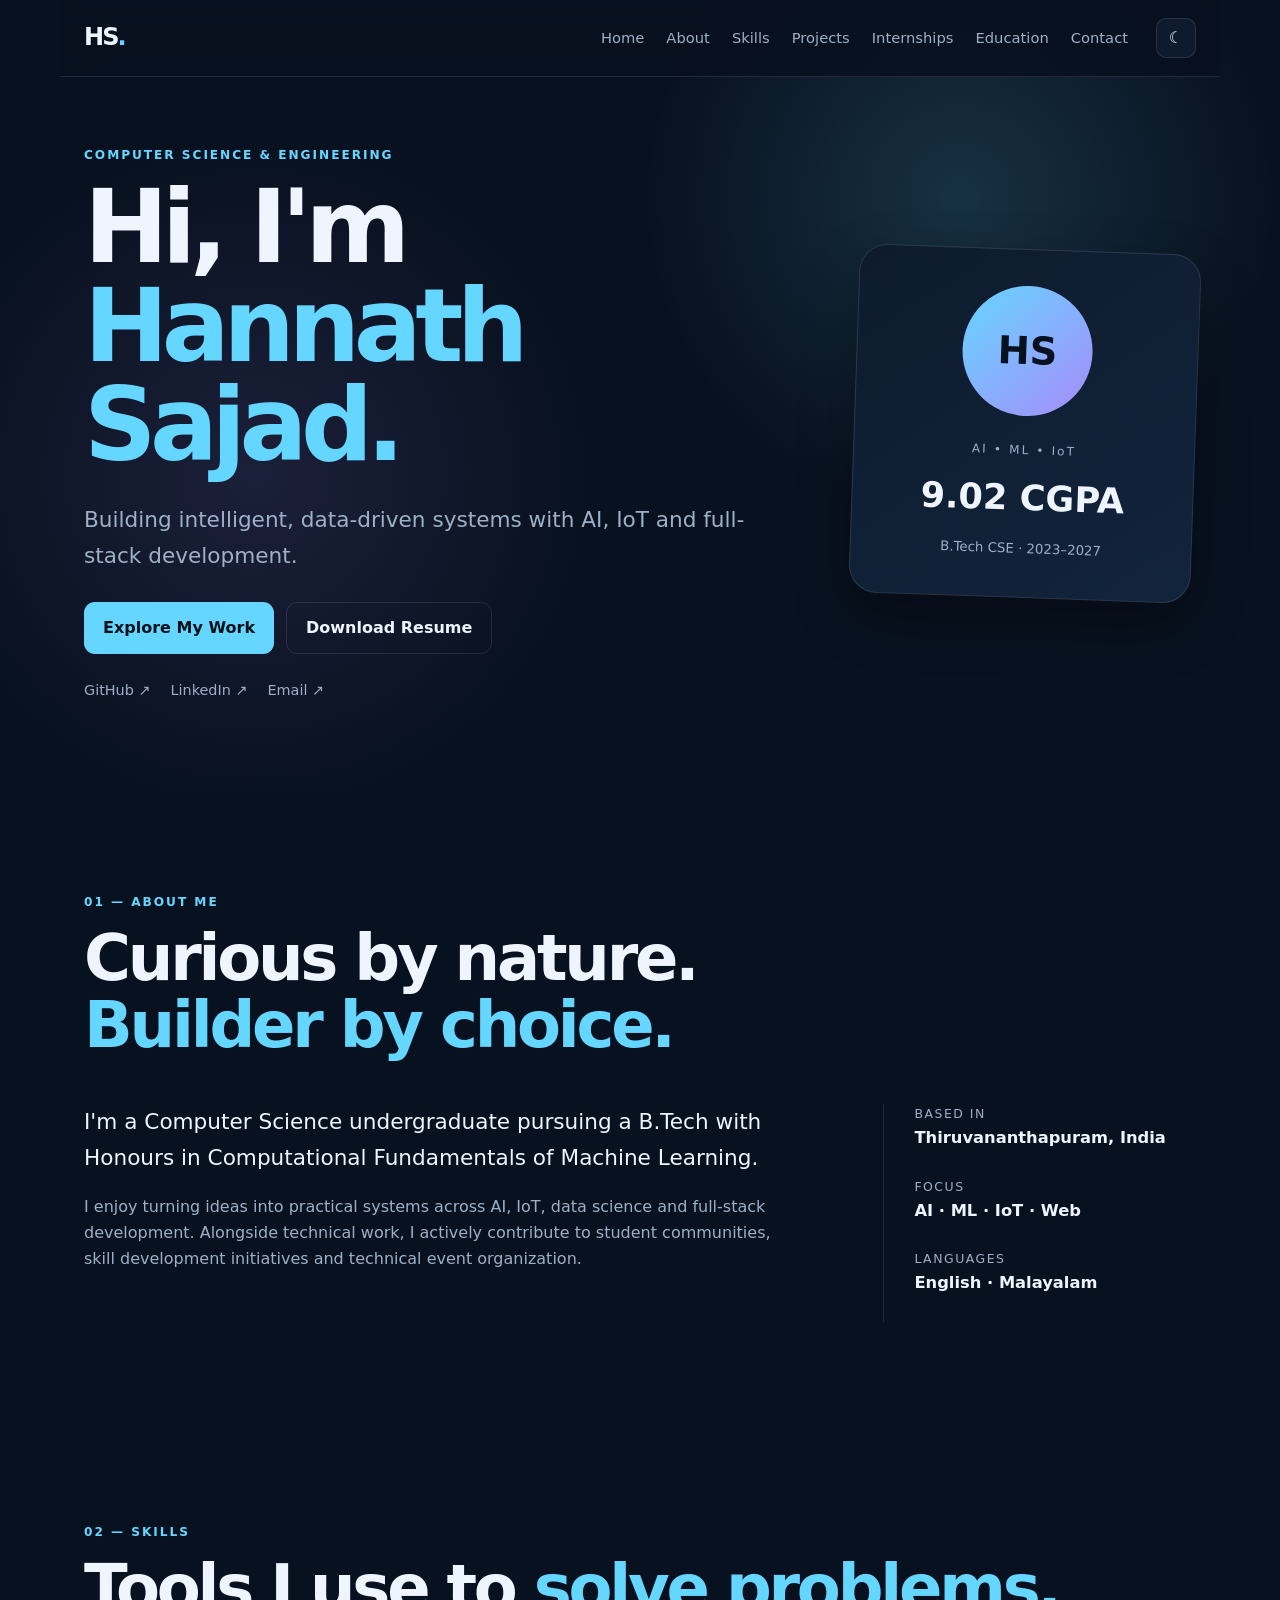
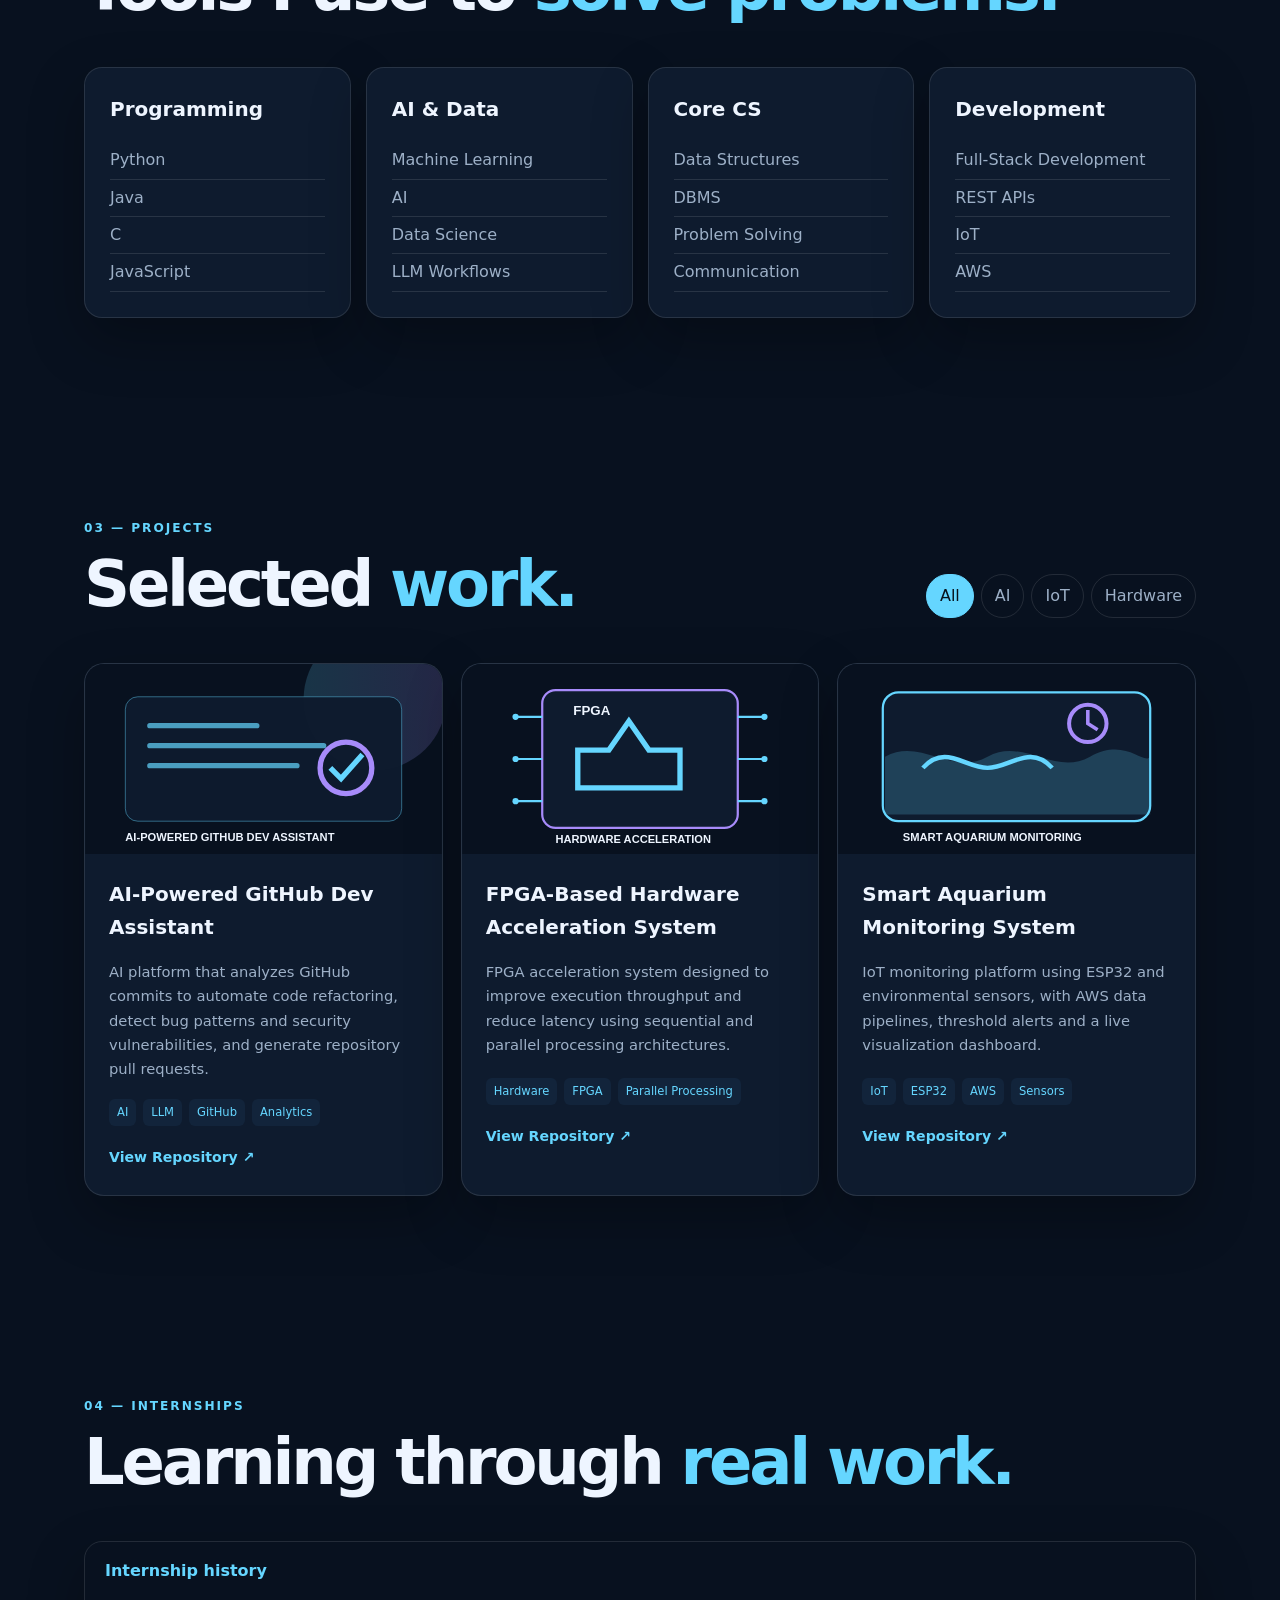
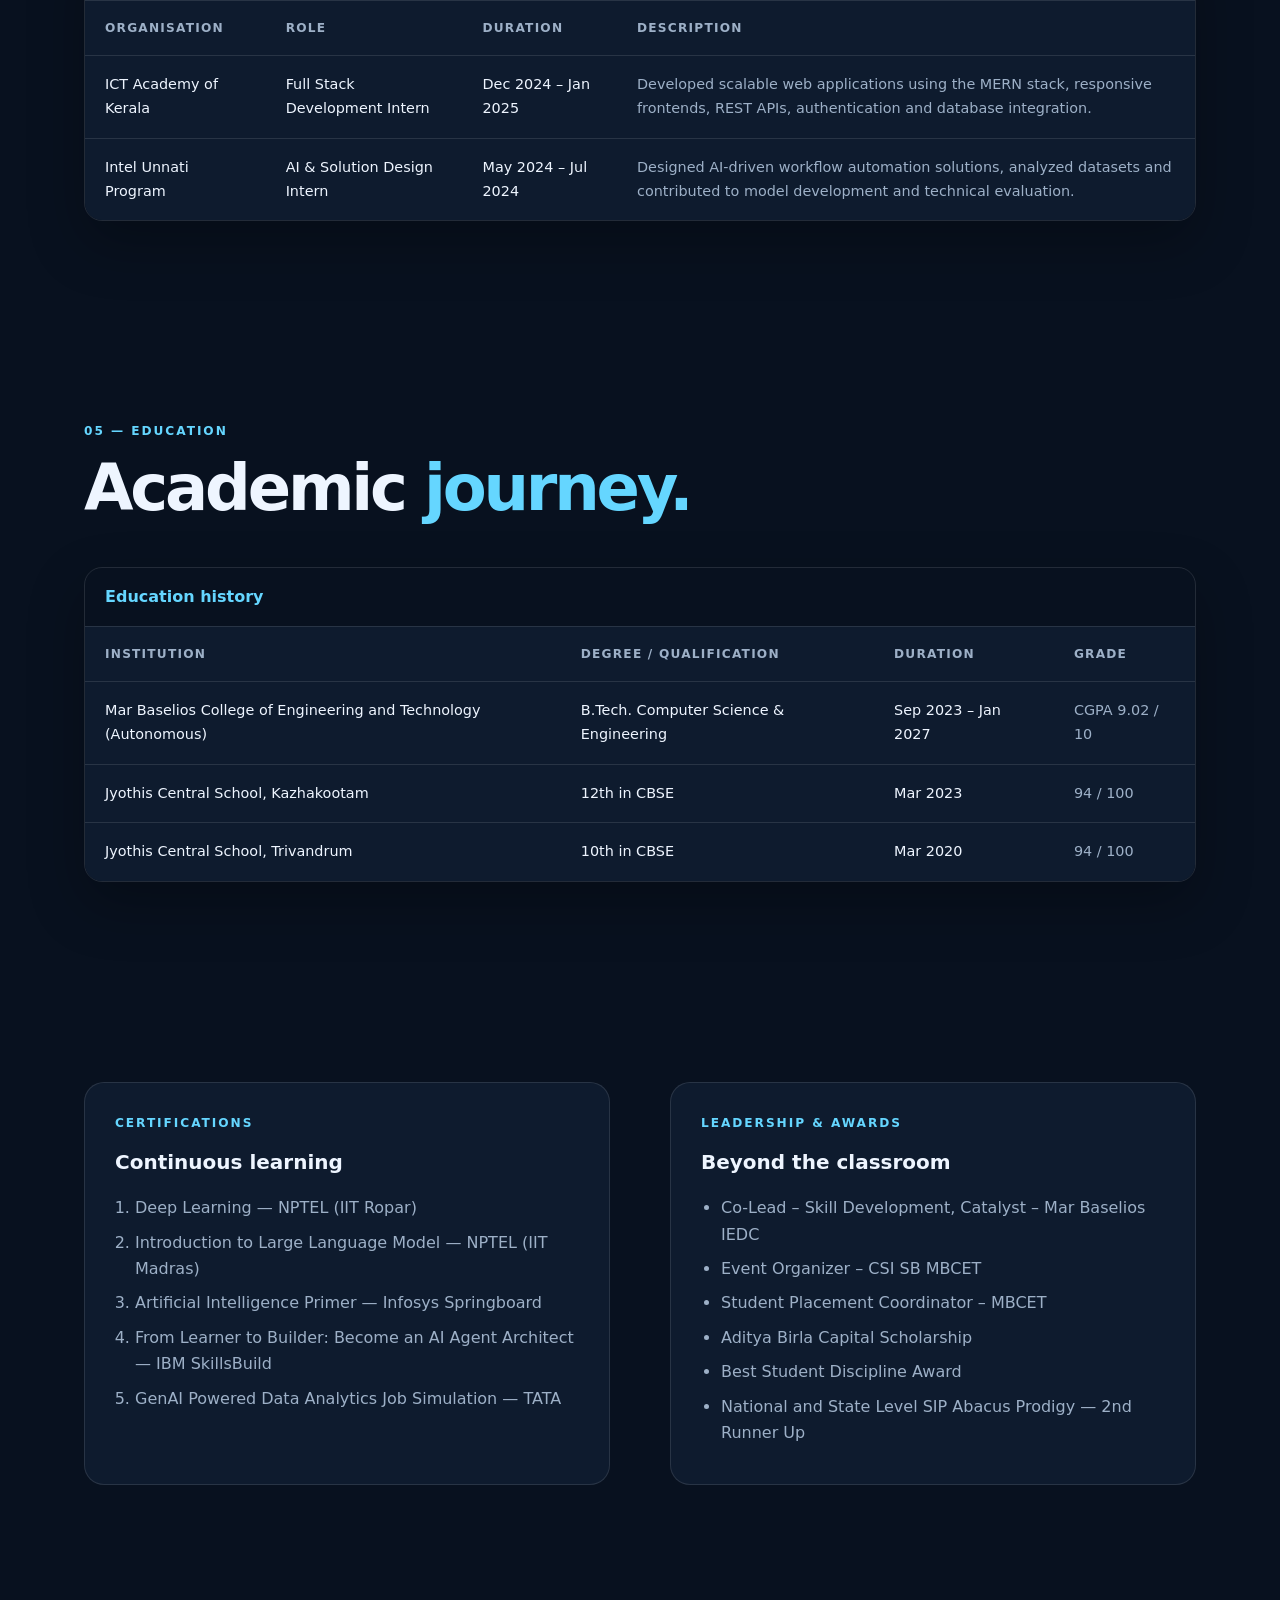
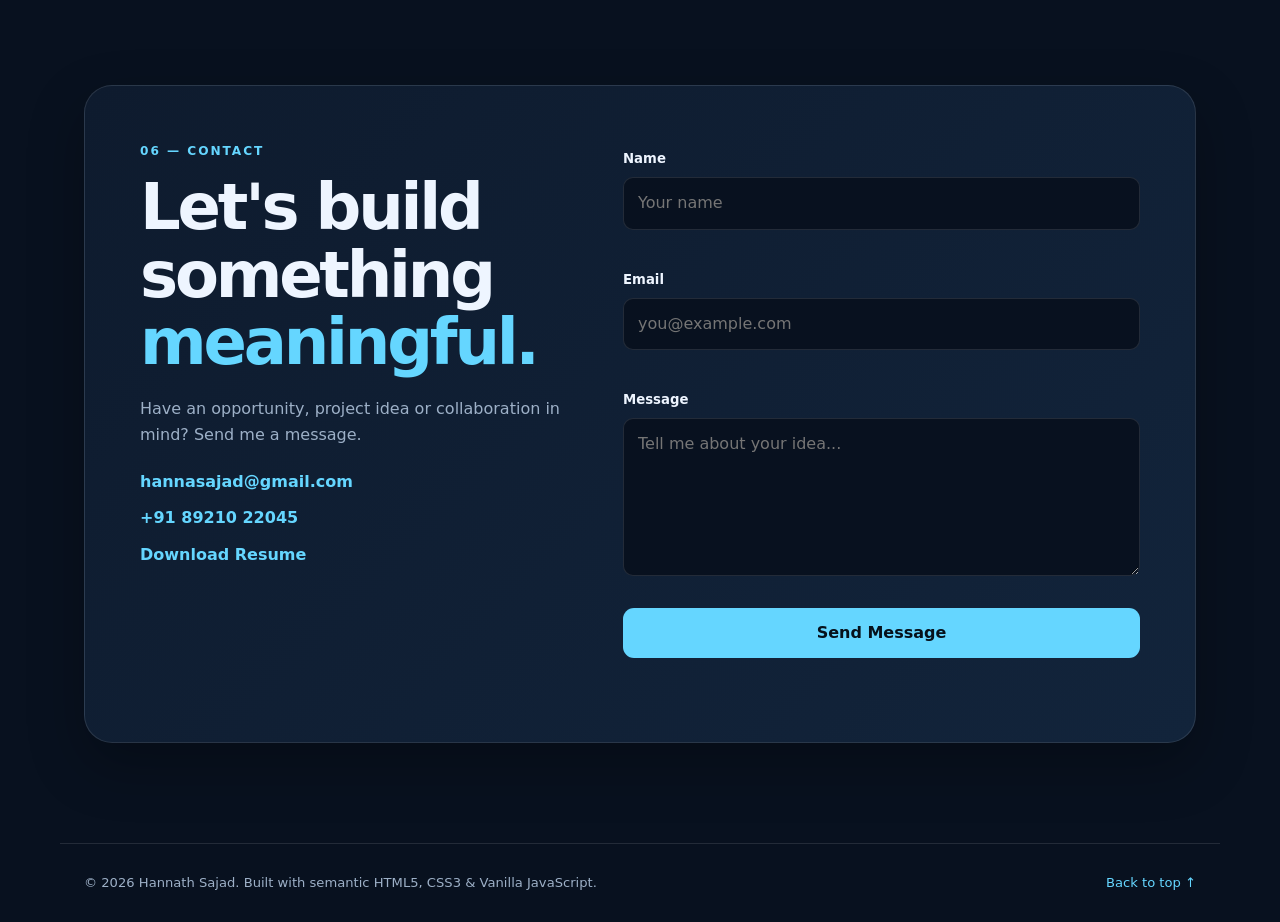
<file: index.html>
<!DOCTYPE html>
<html lang="en">
<head>
    <meta charset="UTF-8">
    <meta name="viewport" content="width=device-width, initial-scale=1.0">
    <meta name="description" content="Hannath Sajad - Computer Science Engineering portfolio">
    <title>Hannath Sajad | Portfolio</title>
    <link rel="stylesheet" href="css/style.css">
</head>
<body>
    <header class="site-header" id="home">
        <nav class="navbar" aria-label="Main navigation">
    <a class="logo" href="index.html">HS<span>.</span></a>
    <button class="nav-toggle" id="navToggle" aria-label="Toggle navigation" aria-expanded="false">
        <span></span><span></span><span></span>
    </button>
    <ul class="nav-links" id="navLinks">
        <li><a href="index.html">Home</a></li>
        <li><a href="about.html">About</a></li>
        <li><a href="skills.html">Skills</a></li>
        <li><a href="projects.html">Projects</a></li>
        <li><a href="internships.html">Internships</a></li>
        <li><a href="education.html">Education</a></li>
        <li><a href="contact.html">Contact</a></li>
    </ul>
    <button class="theme-toggle" id="themeToggle" aria-label="Switch theme">☾</button>
</nav>

        <section class="hero" aria-labelledby="hero-title">
            <div class="hero-content">
                <p class="eyebrow">COMPUTER SCIENCE &amp; ENGINEERING</p>
                <h1 id="hero-title">Hi, I'm <span>Hannath Sajad.</span></h1>
                <p class="hero-tagline">Building intelligent, data-driven systems with AI, IoT and full-stack development.</p>
                <div class="hero-actions">
                    <a class="btn btn-primary" href="projects.html">Explore My Work</a>
                    <a class="btn btn-secondary" href="HANNATH_RESUME.pdf" download>Download Resume</a>
                </div>
                <div class="quick-links">
                    <a href="https://github.com/HannathSajad" target="_blank" rel="noopener">GitHub ↗</a>
                    <a href="https://www.linkedin.com/in/hannath-sajad-499726296" target="_blank" rel="noopener">LinkedIn ↗</a>
                    <a href="mailto:hannasajad@gmail.com">Email ↗</a>
                </div>
            </div>
            <aside class="hero-card" aria-label="Profile highlights">
                <div class="profile-mark">HS</div>
                <p>AI • ML • IoT</p>
                <strong>9.02 CGPA</strong>
                <small>B.Tech CSE · 2023–2027</small>
            </aside>
        </section>
    </header>

    <main>
        <section class="section about" id="about">
            <div class="section-heading">
                <p class="eyebrow">01 — ABOUT ME</p>
                <h2>Curious by nature.<br><span>Builder by choice.</span></h2>
            </div>
            <div class="about-grid">
                <article>
                    <p class="lead">I'm a Computer Science undergraduate pursuing a B.Tech with Honours in Computational Fundamentals of Machine Learning.</p>
                    <p>I enjoy turning ideas into practical systems across AI, IoT, data science and full-stack development. Alongside technical work, I actively contribute to student communities, skill development initiatives and technical event organization.</p>
                </article>
                <aside class="fact-panel">
                    <div><span>Based in</span><strong>Thiruvananthapuram, India</strong></div>
                    <div><span>Focus</span><strong>AI · ML · IoT · Web</strong></div>
                    <div><span>Languages</span><strong>English · Malayalam</strong></div>
                </aside>
            </div>
        </section>

        <section class="section" id="skills">
            <div class="section-heading">
                <p class="eyebrow">02 — SKILLS</p>
                <h2>Tools I use to <span>solve problems.</span></h2>
            </div>
            <div class="skills-grid">
                <article class="skill-box">
                    <h3>Programming</h3>
                    <ul>
                        <li>Python</li><li>Java</li><li>C</li><li>JavaScript</li>
                    </ul>
                </article>
                <article class="skill-box">
                    <h3>AI &amp; Data</h3>
                    <ul>
                        <li>Machine Learning</li><li>AI</li><li>Data Science</li><li>LLM Workflows</li>
                    </ul>
                </article>
                <article class="skill-box">
                    <h3>Core CS</h3>
                    <ul>
                        <li>Data Structures</li><li>DBMS</li><li>Problem Solving</li><li>Communication</li>
                    </ul>
                </article>
                <article class="skill-box">
                    <h3>Development</h3>
                    <ul>
                        <li>Full-Stack Development</li><li>REST APIs</li><li>IoT</li><li>AWS</li>
                    </ul>
                </article>
            </div>
        </section>

        <section class="section projects-section" id="projects">
            <div class="section-heading heading-row">
                <div>
                    <p class="eyebrow">03 — PROJECTS</p>
                    <h2>Selected <span>work.</span></h2>
                </div>
                <div class="filter-wrap" aria-label="Project filters">
                    <button class="filter-btn active" data-filter="All">All</button>
                    <button class="filter-btn" data-filter="AI">AI</button>
                    <button class="filter-btn" data-filter="IoT">IoT</button>
                    <button class="filter-btn" data-filter="Hardware">Hardware</button>
                </div>
            </div>
            <div class="project-grid" id="projectGrid" aria-live="polite"></div>
        </section>

        <section class="section" id="experience">
            <div class="section-heading">
                <p class="eyebrow">04 — INTERNSHIPS</p>
                <h2>Learning through <span>real work.</span></h2>
            </div>
            <div class="table-wrap">
                <table>
                    <caption>Internship history</caption>
                    <thead>
                        <tr><th>Organisation</th><th>Role</th><th>Duration</th><th>Description</th></tr>
                    </thead>
                    <tbody>
                        <tr>
                            <td>ICT Academy of Kerala</td>
                            <td>Full Stack Development Intern</td>
                            <td>Dec 2024 – Jan 2025</td>
                            <td>Developed scalable web applications using the MERN stack, responsive frontends, REST APIs, authentication and database integration.</td>
                        </tr>
                        <tr>
                            <td>Intel Unnati Program</td>
                            <td>AI &amp; Solution Design Intern</td>
                            <td>May 2024 – Jul 2024</td>
                            <td>Designed AI-driven workflow automation solutions, analyzed datasets and contributed to model development and technical evaluation.</td>
                        </tr>
                    </tbody>
                </table>
            </div>
        </section>

        <section class="section" id="education">
            <div class="section-heading">
                <p class="eyebrow">05 — EDUCATION</p>
                <h2>Academic <span>journey.</span></h2>
            </div>
            <div class="table-wrap">
                <table>
                    <caption>Education history</caption>
                    <thead>
                        <tr><th>Institution</th><th>Degree / Qualification</th><th>Duration</th><th>Grade</th></tr>
                    </thead>
                    <tbody>
                        <tr>
                            <td>Mar Baselios College of Engineering and Technology (Autonomous)</td>
                            <td>B.Tech. Computer Science &amp; Engineering</td>
                            <td>Sep 2023 – Jan 2027</td>
                            <td>CGPA 9.02 / 10</td>
                        </tr>
                        <tr>
                            <td>Jyothis Central School, Kazhakootam</td>
                            <td>12th in CBSE</td>
                            <td>Mar 2023</td>
                            <td>94 / 100</td>
                        </tr>
                        <tr>
                            <td>Jyothis Central School, Trivandrum</td>
                            <td>10th in CBSE</td>
                            <td>Mar 2020</td>
                            <td>94 / 100</td>
                        </tr>
                    </tbody>
                </table>
            </div>
        </section>

        <section class="section extras">
            <article>
                <p class="eyebrow">CERTIFICATIONS</p>
                <h3>Continuous learning</h3>
                <ol class="cert-list">
                    <li>Deep Learning — NPTEL (IIT Ropar)</li>
                    <li>Introduction to Large Language Model — NPTEL (IIT Madras)</li>
                    <li>Artificial Intelligence Primer — Infosys Springboard</li>
                    <li>From Learner to Builder: Become an AI Agent Architect — IBM SkillsBuild</li>
                    <li>GenAI Powered Data Analytics Job Simulation — TATA</li>
                </ol>
            </article>
            <aside>
                <p class="eyebrow">LEADERSHIP &amp; AWARDS</p>
                <h3>Beyond the classroom</h3>
                <ul class="plain-list">
                    <li>Co-Lead – Skill Development, Catalyst – Mar Baselios IEDC</li>
                    <li>Event Organizer – CSI SB MBCET</li>
                    <li>Student Placement Coordinator – MBCET</li>
                    <li>Aditya Birla Capital Scholarship</li>
                    <li>Best Student Discipline Award</li>
                    <li>National and State Level SIP Abacus Prodigy — 2nd Runner Up</li>
                </ul>
            </aside>
        </section>

        <section class="section contact" id="contact">
            <div class="contact-card">
                <div>
                    <p class="eyebrow">06 — CONTACT</p>
                    <h2>Let's build something <span>meaningful.</span></h2>
                    <p>Have an opportunity, project idea or collaboration in mind? Send me a message.</p>
                    <div class="contact-links">
                        <a href="mailto:hannasajad@gmail.com">hannasajad@gmail.com</a>
                        <a href="tel:+918921022045">+91 89210 22045</a>
                        <a href="HANNATH_RESUME.pdf" download>Download Resume</a>
                    </div>
                </div>
                <form id="contactForm" novalidate>
                    <label for="name">Name</label>
                    <input id="name" name="name" type="text" autocomplete="name" placeholder="Your name">
                    <small class="error" id="nameError"></small>

                    <label for="email">Email</label>
                    <input id="email" name="email" type="email" autocomplete="email" placeholder="you@example.com">
                    <small class="error" id="emailError"></small>

                    <label for="message">Message</label>
                    <textarea id="message" name="message" rows="5" placeholder="Tell me about your idea..."></textarea>
                    <small class="error" id="messageError"></small>

                    <button class="btn btn-primary" type="submit">Send Message</button>
                    <p class="form-status" id="formStatus" role="status"></p>
                </form>
            </div>
        </section>
    </main>

    <button class="to-top" id="toTop" aria-label="Scroll to top">↑</button>

    <footer>
        <p>© <span id="year"></span> Hannath Sajad. Built with semantic HTML5, CSS3 &amp; Vanilla JavaScript.</p>
        <p><a href="#home">Back to top ↑</a></p>
    </footer>

    <script src="js/script.js"></script>
</body>
</html>
</file>
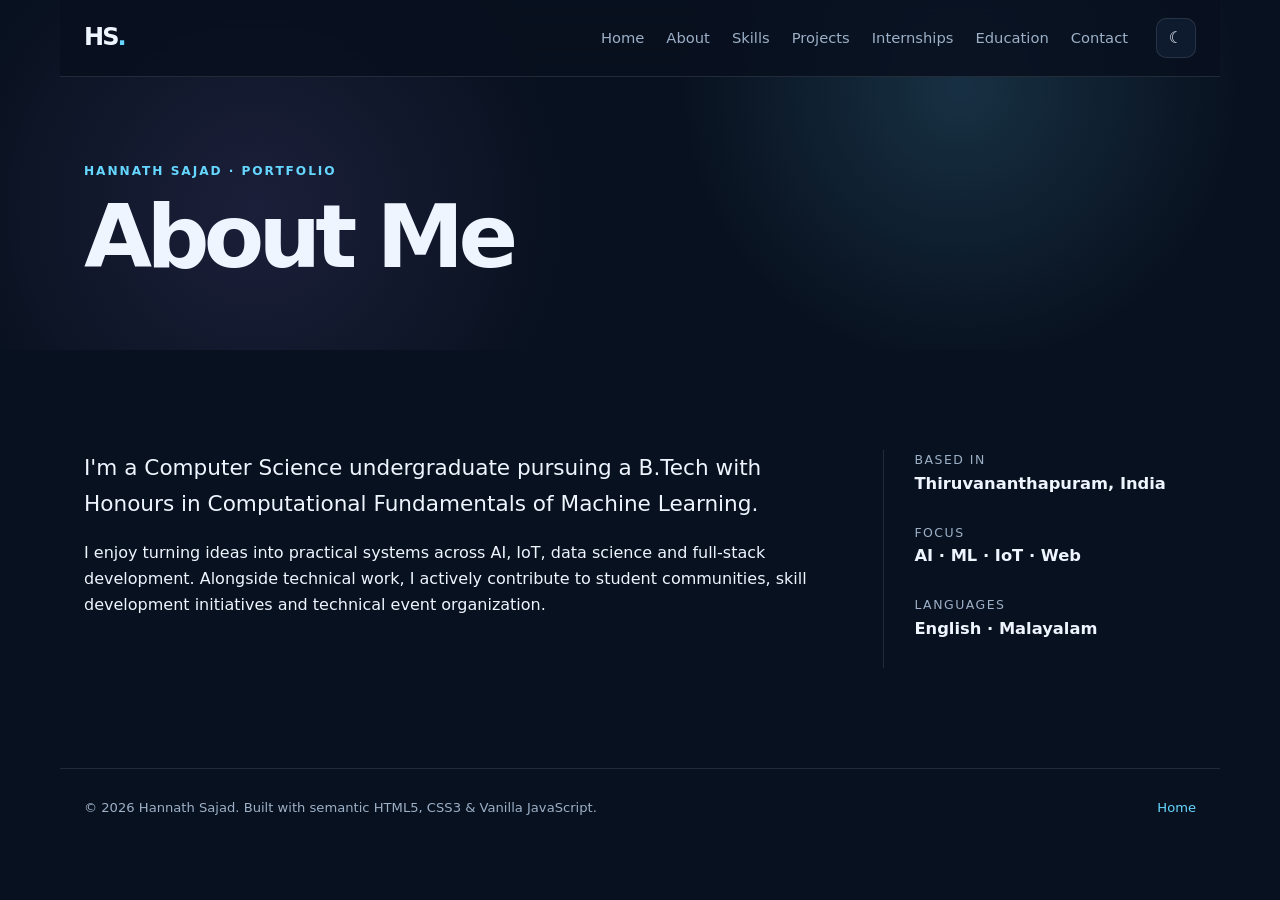
<file: about.html>
<!DOCTYPE html>
<html lang="en">
<head>
    <meta charset="UTF-8">
    <meta name="viewport" content="width=device-width, initial-scale=1.0">
    <meta name="description" content="Hannath Sajad - About Me">
    <title>About Me | Hannath Sajad</title>
    <link rel="stylesheet" href="css/style.css">
</head>
<body>
<header class="site-header page-header">
<nav class="navbar" aria-label="Main navigation">
    <a class="logo" href="index.html">HS<span>.</span></a>
    <button class="nav-toggle" id="navToggle" aria-label="Toggle navigation" aria-expanded="false">
        <span></span><span></span><span></span>
    </button>
    <ul class="nav-links" id="navLinks">
        <li><a href="index.html">Home</a></li>
        <li><a href="about.html">About</a></li>
        <li><a href="skills.html">Skills</a></li>
        <li><a href="projects.html">Projects</a></li>
        <li><a href="internships.html">Internships</a></li>
        <li><a href="education.html">Education</a></li>
        <li><a href="contact.html">Contact</a></li>
    </ul>
    <button class="theme-toggle" id="themeToggle" aria-label="Switch theme">☾</button>
</nav>
<div class="page-hero">
    <p class="eyebrow">HANNATH SAJAD · PORTFOLIO</p>
    <h1>About Me</h1>
</div>
</header>
<main>

<section class="section">
    <div class="about-grid">
        <article>
            <p class="lead">I'm a Computer Science undergraduate pursuing a B.Tech with Honours in Computational Fundamentals of Machine Learning.</p>
            <p>I enjoy turning ideas into practical systems across AI, IoT, data science and full-stack development. Alongside technical work, I actively contribute to student communities, skill development initiatives and technical event organization.</p>
        </article>
        <aside class="fact-panel">
            <div><span>Based in</span><strong>Thiruvananthapuram, India</strong></div>
            <div><span>Focus</span><strong>AI · ML · IoT · Web</strong></div>
            <div><span>Languages</span><strong>English · Malayalam</strong></div>
        </aside>
    </div>
</section>

</main>
<footer>
    <p>© <span id="year"></span> Hannath Sajad. Built with semantic HTML5, CSS3 &amp; Vanilla JavaScript.</p>
    <p><a href="index.html">Home</a></p>
</footer>
<button class="to-top" id="toTop" aria-label="Scroll to top">↑</button>
<script src="js/script.js"></script>
</body>
</html>
</file>
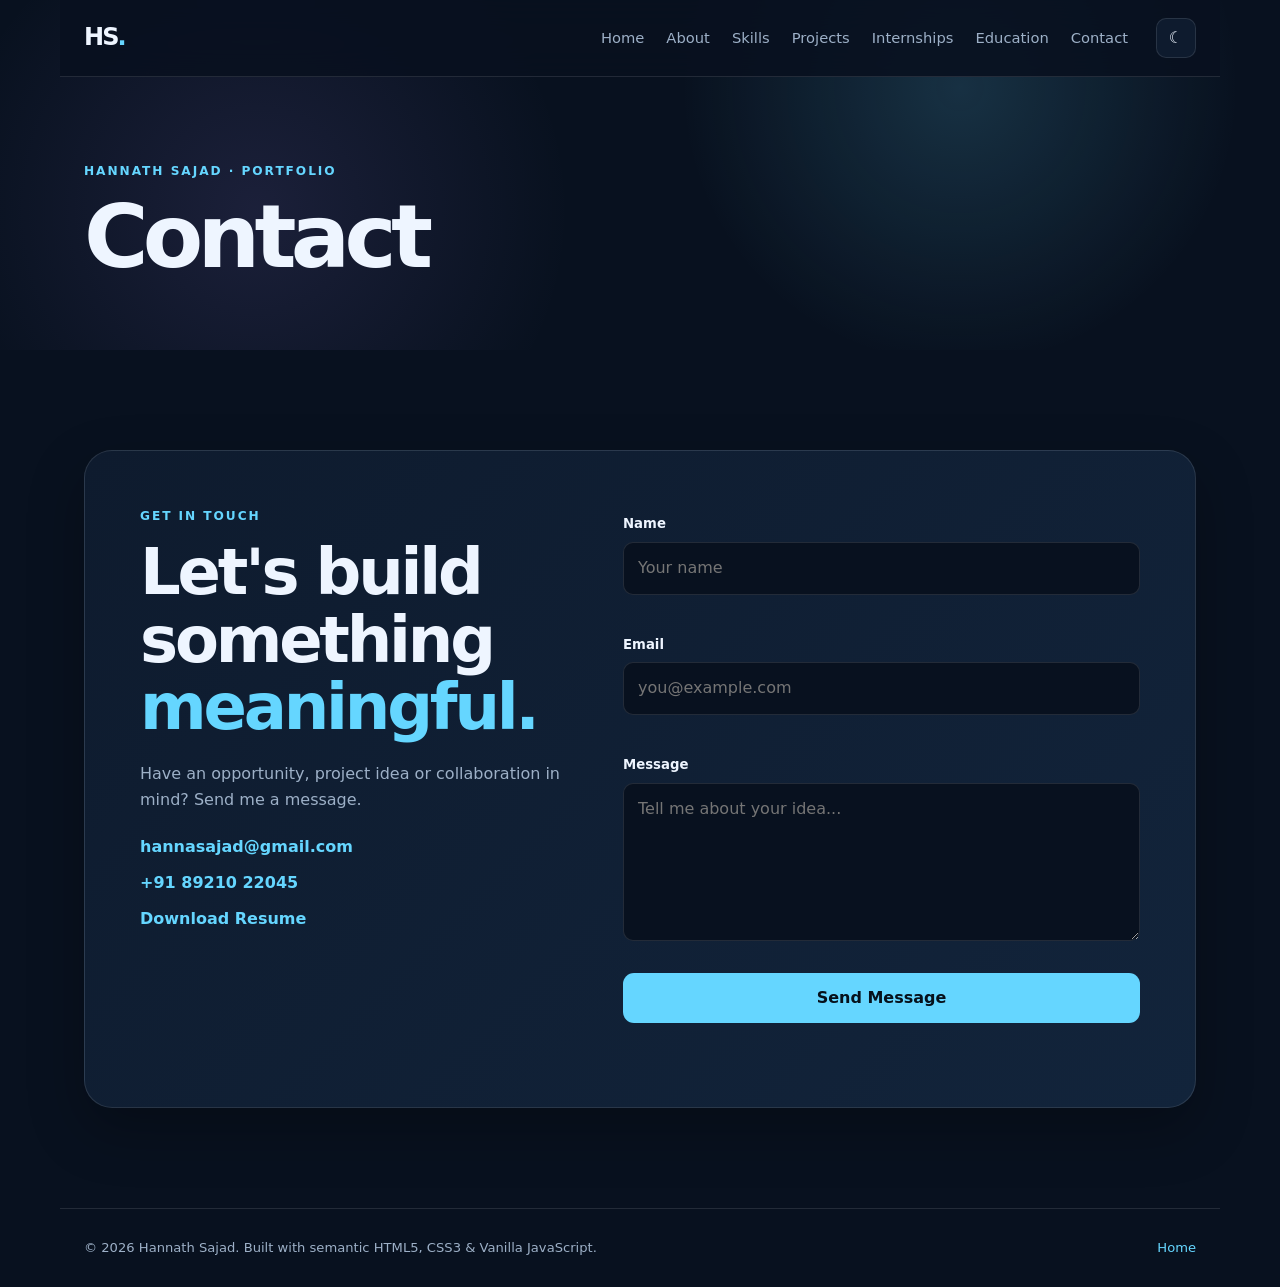
<file: contact.html>
<!DOCTYPE html>
<html lang="en">
<head>
    <meta charset="UTF-8">
    <meta name="viewport" content="width=device-width, initial-scale=1.0">
    <meta name="description" content="Hannath Sajad - Contact">
    <title>Contact | Hannath Sajad</title>
    <link rel="stylesheet" href="css/style.css">
</head>
<body>
<header class="site-header page-header">
<nav class="navbar" aria-label="Main navigation">
    <a class="logo" href="index.html">HS<span>.</span></a>
    <button class="nav-toggle" id="navToggle" aria-label="Toggle navigation" aria-expanded="false">
        <span></span><span></span><span></span>
    </button>
    <ul class="nav-links" id="navLinks">
        <li><a href="index.html">Home</a></li>
        <li><a href="about.html">About</a></li>
        <li><a href="skills.html">Skills</a></li>
        <li><a href="projects.html">Projects</a></li>
        <li><a href="internships.html">Internships</a></li>
        <li><a href="education.html">Education</a></li>
        <li><a href="contact.html">Contact</a></li>
    </ul>
    <button class="theme-toggle" id="themeToggle" aria-label="Switch theme">☾</button>
</nav>
<div class="page-hero">
    <p class="eyebrow">HANNATH SAJAD · PORTFOLIO</p>
    <h1>Contact</h1>
</div>
</header>
<main>

<section class="section contact">
<div class="contact-card">
<div>
<p class="eyebrow">GET IN TOUCH</p>
<h2>Let's build something <span>meaningful.</span></h2>
<p>Have an opportunity, project idea or collaboration in mind? Send me a message.</p>
<div class="contact-links">
<a href="mailto:hannasajad@gmail.com">hannasajad@gmail.com</a>
<a href="tel:+918921022045">+91 89210 22045</a>
<a href="HANNATH_RESUME.pdf" download>Download Resume</a>
</div>
</div>
<form id="contactForm" novalidate>
<label for="name">Name</label><input id="name" name="name" type="text" placeholder="Your name"><small class="error" id="nameError"></small>
<label for="email">Email</label><input id="email" name="email" type="email" placeholder="you@example.com"><small class="error" id="emailError"></small>
<label for="message">Message</label><textarea id="message" name="message" rows="5" placeholder="Tell me about your idea..."></textarea><small class="error" id="messageError"></small>
<button class="btn btn-primary" type="submit">Send Message</button><p class="form-status" id="formStatus"></p>
</form>
</div>
</section>

</main>
<footer>
    <p>© <span id="year"></span> Hannath Sajad. Built with semantic HTML5, CSS3 &amp; Vanilla JavaScript.</p>
    <p><a href="index.html">Home</a></p>
</footer>
<button class="to-top" id="toTop" aria-label="Scroll to top">↑</button>
<script src="js/script.js"></script>
</body>
</html>
</file>
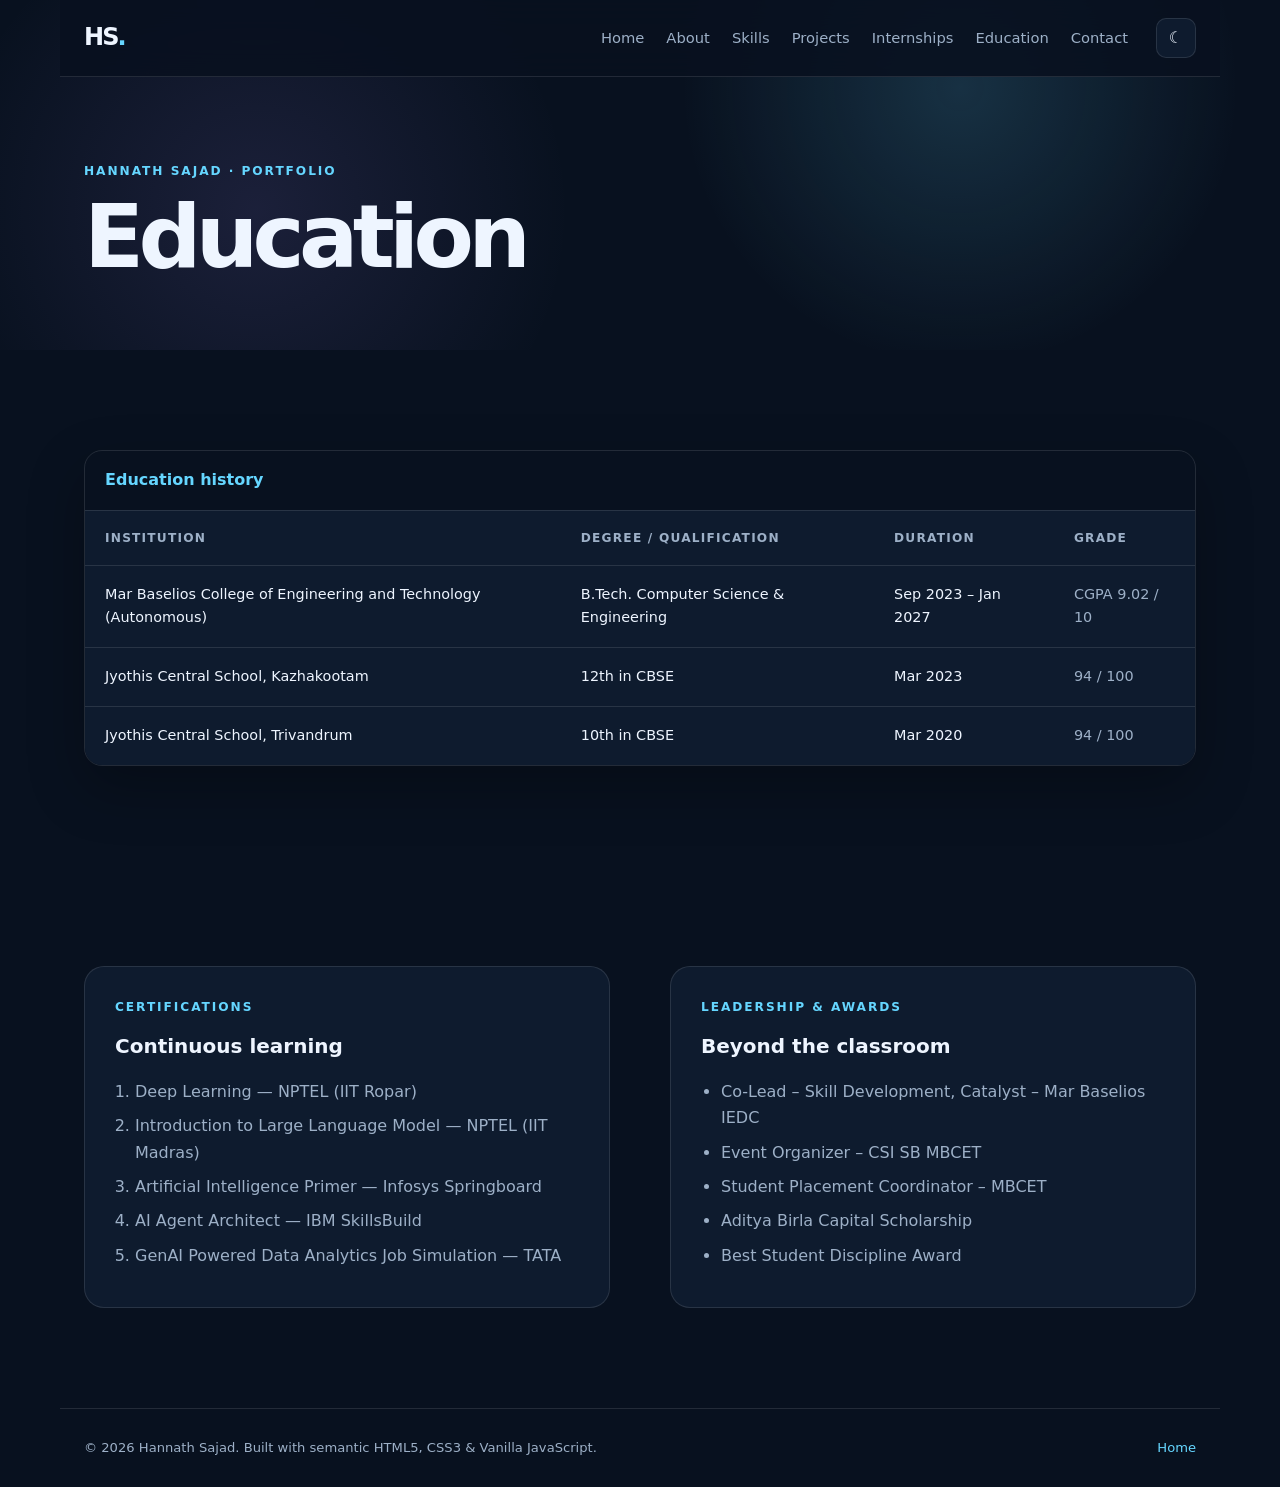
<file: education.html>
<!DOCTYPE html>
<html lang="en">
<head>
    <meta charset="UTF-8">
    <meta name="viewport" content="width=device-width, initial-scale=1.0">
    <meta name="description" content="Hannath Sajad - Education">
    <title>Education | Hannath Sajad</title>
    <link rel="stylesheet" href="css/style.css">
</head>
<body>
<header class="site-header page-header">
<nav class="navbar" aria-label="Main navigation">
    <a class="logo" href="index.html">HS<span>.</span></a>
    <button class="nav-toggle" id="navToggle" aria-label="Toggle navigation" aria-expanded="false">
        <span></span><span></span><span></span>
    </button>
    <ul class="nav-links" id="navLinks">
        <li><a href="index.html">Home</a></li>
        <li><a href="about.html">About</a></li>
        <li><a href="skills.html">Skills</a></li>
        <li><a href="projects.html">Projects</a></li>
        <li><a href="internships.html">Internships</a></li>
        <li><a href="education.html">Education</a></li>
        <li><a href="contact.html">Contact</a></li>
    </ul>
    <button class="theme-toggle" id="themeToggle" aria-label="Switch theme">☾</button>
</nav>
<div class="page-hero">
    <p class="eyebrow">HANNATH SAJAD · PORTFOLIO</p>
    <h1>Education</h1>
</div>
</header>
<main>

<section class="section">
    <div class="table-wrap">
        <table>
            <caption>Education history</caption>
            <thead><tr><th>Institution</th><th>Degree / Qualification</th><th>Duration</th><th>Grade</th></tr></thead>
            <tbody>
                <tr><td>Mar Baselios College of Engineering and Technology (Autonomous)</td><td>B.Tech. Computer Science &amp; Engineering</td><td>Sep 2023 – Jan 2027</td><td>CGPA 9.02 / 10</td></tr>
                <tr><td>Jyothis Central School, Kazhakootam</td><td>12th in CBSE</td><td>Mar 2023</td><td>94 / 100</td></tr>
                <tr><td>Jyothis Central School, Trivandrum</td><td>10th in CBSE</td><td>Mar 2020</td><td>94 / 100</td></tr>
            </tbody>
        </table>
    </div>
</section>
<section class="section extras">
    <article><p class="eyebrow">CERTIFICATIONS</p><h3>Continuous learning</h3><ol class="cert-list"><li>Deep Learning — NPTEL (IIT Ropar)</li><li>Introduction to Large Language Model — NPTEL (IIT Madras)</li><li>Artificial Intelligence Primer — Infosys Springboard</li><li>AI Agent Architect — IBM SkillsBuild</li><li>GenAI Powered Data Analytics Job Simulation — TATA</li></ol></article>
    <aside><p class="eyebrow">LEADERSHIP &amp; AWARDS</p><h3>Beyond the classroom</h3><ul class="plain-list"><li>Co-Lead – Skill Development, Catalyst – Mar Baselios IEDC</li><li>Event Organizer – CSI SB MBCET</li><li>Student Placement Coordinator – MBCET</li><li>Aditya Birla Capital Scholarship</li><li>Best Student Discipline Award</li></ul></aside>
</section>

</main>
<footer>
    <p>© <span id="year"></span> Hannath Sajad. Built with semantic HTML5, CSS3 &amp; Vanilla JavaScript.</p>
    <p><a href="index.html">Home</a></p>
</footer>
<button class="to-top" id="toTop" aria-label="Scroll to top">↑</button>
<script src="js/script.js"></script>
</body>
</html>
</file>
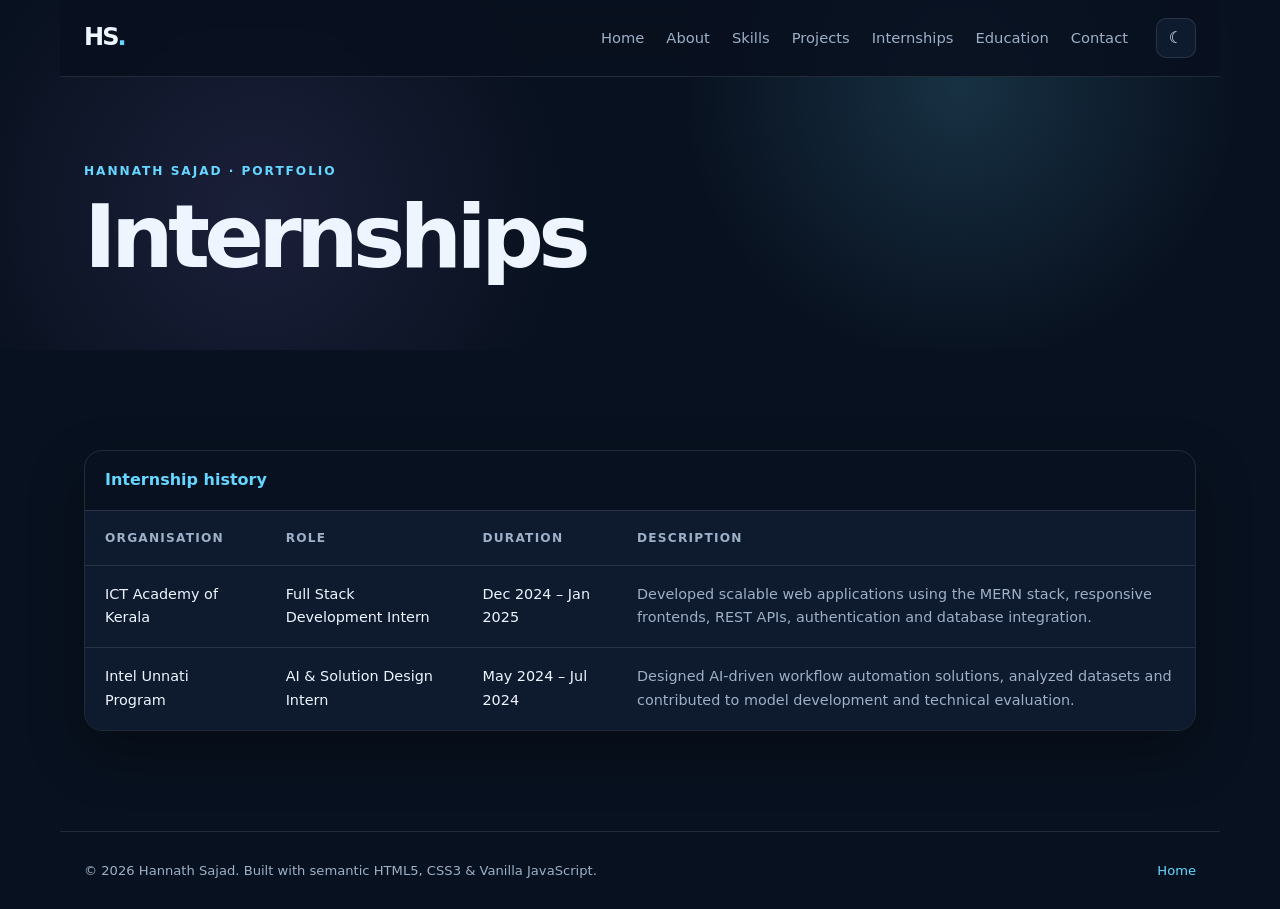
<file: internships.html>
<!DOCTYPE html>
<html lang="en">
<head>
    <meta charset="UTF-8">
    <meta name="viewport" content="width=device-width, initial-scale=1.0">
    <meta name="description" content="Hannath Sajad - Internships">
    <title>Internships | Hannath Sajad</title>
    <link rel="stylesheet" href="css/style.css">
</head>
<body>
<header class="site-header page-header">
<nav class="navbar" aria-label="Main navigation">
    <a class="logo" href="index.html">HS<span>.</span></a>
    <button class="nav-toggle" id="navToggle" aria-label="Toggle navigation" aria-expanded="false">
        <span></span><span></span><span></span>
    </button>
    <ul class="nav-links" id="navLinks">
        <li><a href="index.html">Home</a></li>
        <li><a href="about.html">About</a></li>
        <li><a href="skills.html">Skills</a></li>
        <li><a href="projects.html">Projects</a></li>
        <li><a href="internships.html">Internships</a></li>
        <li><a href="education.html">Education</a></li>
        <li><a href="contact.html">Contact</a></li>
    </ul>
    <button class="theme-toggle" id="themeToggle" aria-label="Switch theme">☾</button>
</nav>
<div class="page-hero">
    <p class="eyebrow">HANNATH SAJAD · PORTFOLIO</p>
    <h1>Internships</h1>
</div>
</header>
<main>

<section class="section">
    <div class="table-wrap">
        <table>
            <caption>Internship history</caption>
            <thead><tr><th>Organisation</th><th>Role</th><th>Duration</th><th>Description</th></tr></thead>
            <tbody>
                <tr><td>ICT Academy of Kerala</td><td>Full Stack Development Intern</td><td>Dec 2024 – Jan 2025</td><td>Developed scalable web applications using the MERN stack, responsive frontends, REST APIs, authentication and database integration.</td></tr>
                <tr><td>Intel Unnati Program</td><td>AI &amp; Solution Design Intern</td><td>May 2024 – Jul 2024</td><td>Designed AI-driven workflow automation solutions, analyzed datasets and contributed to model development and technical evaluation.</td></tr>
            </tbody>
        </table>
    </div>
</section>

</main>
<footer>
    <p>© <span id="year"></span> Hannath Sajad. Built with semantic HTML5, CSS3 &amp; Vanilla JavaScript.</p>
    <p><a href="index.html">Home</a></p>
</footer>
<button class="to-top" id="toTop" aria-label="Scroll to top">↑</button>
<script src="js/script.js"></script>
</body>
</html>
</file>
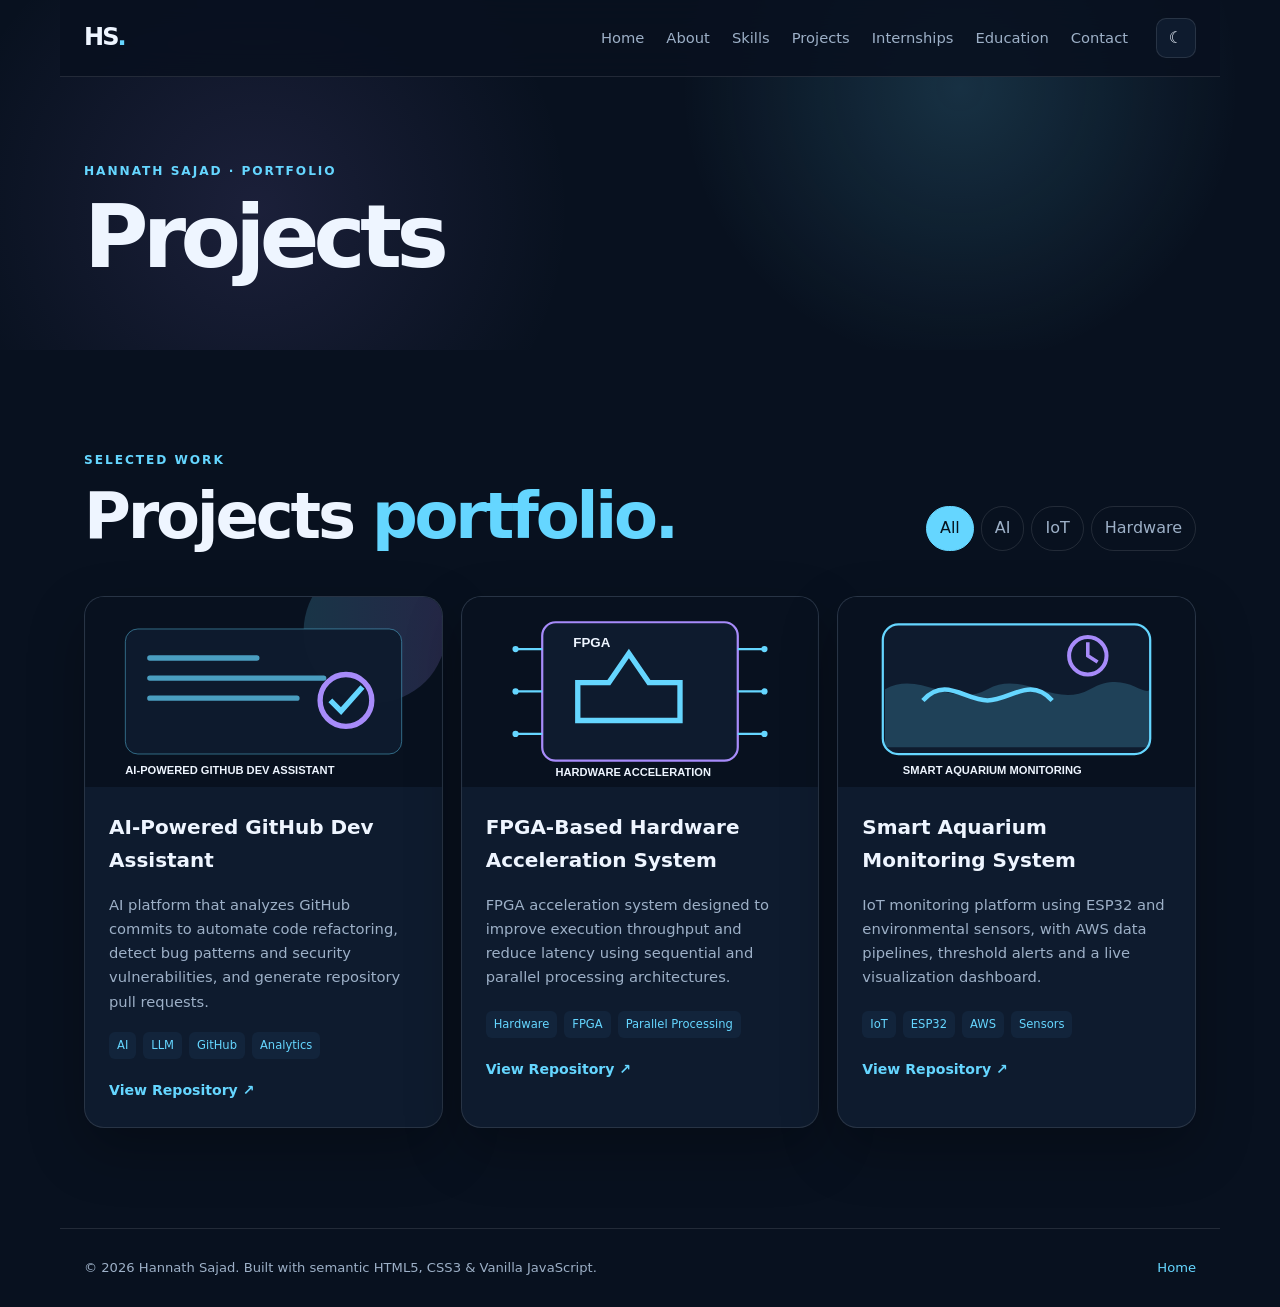
<file: projects.html>
<!DOCTYPE html>
<html lang="en">
<head>
    <meta charset="UTF-8">
    <meta name="viewport" content="width=device-width, initial-scale=1.0">
    <meta name="description" content="Hannath Sajad - Projects">
    <title>Projects | Hannath Sajad</title>
    <link rel="stylesheet" href="css/style.css">
</head>
<body>
<header class="site-header page-header">
<nav class="navbar" aria-label="Main navigation">
    <a class="logo" href="index.html">HS<span>.</span></a>
    <button class="nav-toggle" id="navToggle" aria-label="Toggle navigation" aria-expanded="false">
        <span></span><span></span><span></span>
    </button>
    <ul class="nav-links" id="navLinks">
        <li><a href="index.html">Home</a></li>
        <li><a href="about.html">About</a></li>
        <li><a href="skills.html">Skills</a></li>
        <li><a href="projects.html">Projects</a></li>
        <li><a href="internships.html">Internships</a></li>
        <li><a href="education.html">Education</a></li>
        <li><a href="contact.html">Contact</a></li>
    </ul>
    <button class="theme-toggle" id="themeToggle" aria-label="Switch theme">☾</button>
</nav>
<div class="page-hero">
    <p class="eyebrow">HANNATH SAJAD · PORTFOLIO</p>
    <h1>Projects</h1>
</div>
</header>
<main>

<section class="section projects-section">
    <div class="heading-row section-heading">
        <div><p class="eyebrow">SELECTED WORK</p><h2>Projects <span>portfolio.</span></h2></div>
        <div class="filter-wrap">
            <button class="filter-btn active" data-filter="All">All</button>
            <button class="filter-btn" data-filter="AI">AI</button>
            <button class="filter-btn" data-filter="IoT">IoT</button>
            <button class="filter-btn" data-filter="Hardware">Hardware</button>
        </div>
    </div>
    <div class="project-grid" id="projectGrid" aria-live="polite"></div>
</section>

</main>
<footer>
    <p>© <span id="year"></span> Hannath Sajad. Built with semantic HTML5, CSS3 &amp; Vanilla JavaScript.</p>
    <p><a href="index.html">Home</a></p>
</footer>
<button class="to-top" id="toTop" aria-label="Scroll to top">↑</button>
<script src="js/script.js"></script>
</body>
</html>
</file>
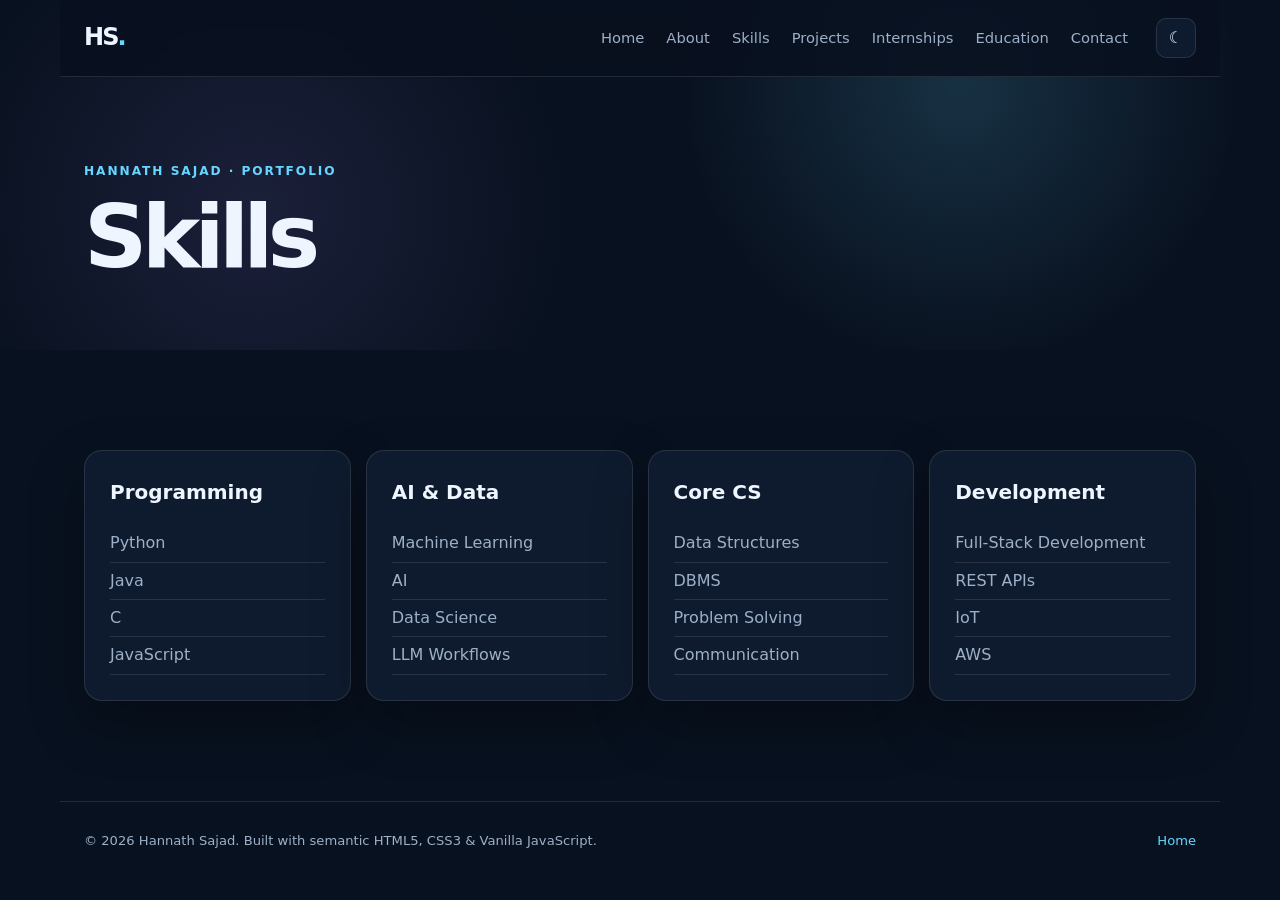
<file: skills.html>
<!DOCTYPE html>
<html lang="en">
<head>
    <meta charset="UTF-8">
    <meta name="viewport" content="width=device-width, initial-scale=1.0">
    <meta name="description" content="Hannath Sajad - Skills">
    <title>Skills | Hannath Sajad</title>
    <link rel="stylesheet" href="css/style.css">
</head>
<body>
<header class="site-header page-header">
<nav class="navbar" aria-label="Main navigation">
    <a class="logo" href="index.html">HS<span>.</span></a>
    <button class="nav-toggle" id="navToggle" aria-label="Toggle navigation" aria-expanded="false">
        <span></span><span></span><span></span>
    </button>
    <ul class="nav-links" id="navLinks">
        <li><a href="index.html">Home</a></li>
        <li><a href="about.html">About</a></li>
        <li><a href="skills.html">Skills</a></li>
        <li><a href="projects.html">Projects</a></li>
        <li><a href="internships.html">Internships</a></li>
        <li><a href="education.html">Education</a></li>
        <li><a href="contact.html">Contact</a></li>
    </ul>
    <button class="theme-toggle" id="themeToggle" aria-label="Switch theme">☾</button>
</nav>
<div class="page-hero">
    <p class="eyebrow">HANNATH SAJAD · PORTFOLIO</p>
    <h1>Skills</h1>
</div>
</header>
<main>

<section class="section">
    <div class="skills-grid">
        <article class="skill-box"><h3>Programming</h3><ul><li>Python</li><li>Java</li><li>C</li><li>JavaScript</li></ul></article>
        <article class="skill-box"><h3>AI &amp; Data</h3><ul><li>Machine Learning</li><li>AI</li><li>Data Science</li><li>LLM Workflows</li></ul></article>
        <article class="skill-box"><h3>Core CS</h3><ul><li>Data Structures</li><li>DBMS</li><li>Problem Solving</li><li>Communication</li></ul></article>
        <article class="skill-box"><h3>Development</h3><ul><li>Full-Stack Development</li><li>REST APIs</li><li>IoT</li><li>AWS</li></ul></article>
    </div>
</section>

</main>
<footer>
    <p>© <span id="year"></span> Hannath Sajad. Built with semantic HTML5, CSS3 &amp; Vanilla JavaScript.</p>
    <p><a href="index.html">Home</a></p>
</footer>
<button class="to-top" id="toTop" aria-label="Scroll to top">↑</button>
<script src="js/script.js"></script>
</body>
</html>
</file>
<file: css/style.css>
:root {
    --bg: #08111f;
    --surface: #0e1b2e;
    --surface-2: #12243b;
    --text: #eef5ff;
    --muted: #9db0c7;
    --accent: #65d6ff;
    --accent-2: #a78bfa;
    --border: rgba(255,255,255,.11);
    --shadow: 0 22px 55px rgba(0,0,0,.28);
    --max: 1160px;
}
[data-theme="light"] {
    --bg: #f5f8fc;
    --surface: #ffffff;
    --surface-2: #eef4fb;
    --text: #102033;
    --muted: #5c6b7e;
    --accent: #087ea4;
    --accent-2: #6941c6;
    --border: rgba(16,32,51,.12);
    --shadow: 0 18px 45px rgba(31,54,78,.12);
}
* { box-sizing: border-box; margin: 0; padding: 0; }
html { scroll-behavior: smooth; }
body {
    font-family: Inter, ui-sans-serif, system-ui, -apple-system, BlinkMacSystemFont, "Segoe UI", sans-serif;
    background: var(--bg); color: var(--text); line-height: 1.65;
    transition: background .25s, color .25s;
}
a { color: inherit; text-decoration: none; }
button, input, textarea { font: inherit; }
.site-header {
    min-height: 88vh;
    background:
        radial-gradient(circle at 75% 25%, rgba(101,214,255,.16), transparent 28%),
        radial-gradient(circle at 20% 60%, rgba(167,139,250,.12), transparent 30%);
}
.navbar {
    position: fixed; top: 0; left: 0; right: 0; z-index: 1000;
    max-width: var(--max); margin: auto; padding: 18px 24px;
    display: flex; align-items: center; gap: 28px;
    background: color-mix(in srgb, var(--bg) 88%, transparent);
    backdrop-filter: blur(16px); border-bottom: 1px solid var(--border);
}
.logo { font-size: 1.5rem; font-weight: 900; letter-spacing: -.08em; margin-right: auto; }
.logo span, h1 span, h2 span { color: var(--accent); }
.nav-links { display: flex; list-style: none; gap: 22px; font-size: .92rem; }
.nav-links a { color: var(--muted); transition: color .2s; }
.nav-links a:hover { color: var(--accent); }
.theme-toggle, .nav-toggle {
    border: 1px solid var(--border); background: var(--surface);
    color: var(--text); cursor: pointer; border-radius: 10px;
}
.theme-toggle { width: 40px; height: 40px; }
.nav-toggle { display: none; padding: 9px; }
.nav-toggle span { display: block; width: 22px; height: 2px; background: var(--text); margin: 4px; }
.hero {
    max-width: var(--max); margin: auto; padding: 145px 24px 80px;
    display: grid; grid-template-columns: 1.35fr .65fr; gap: 60px; align-items: center;
}
.eyebrow { color: var(--accent); font-size: .76rem; font-weight: 800; letter-spacing: .16em; margin-bottom: 13px; }
h1 { font-size: clamp(3rem, 8vw, 6.3rem); line-height: .98; letter-spacing: -.065em; max-width: 900px; }
.hero-tagline { color: var(--muted); font-size: clamp(1.05rem, 2vw, 1.35rem); max-width: 690px; margin: 28px 0; }
.hero-actions { display: flex; gap: 12px; flex-wrap: wrap; }
.btn {
    display: inline-flex; align-items: center; justify-content: center;
    border: 0; border-radius: 11px; padding: 12px 19px; font-weight: 800; cursor: pointer;
    transition: transform .2s, box-shadow .2s, background .2s;
}
.btn:hover { transform: translateY(-2px); box-shadow: 0 12px 25px rgba(0,0,0,.18); }
.btn-primary { background: var(--accent); color: #06111b; }
.btn-secondary { background: transparent; border: 1px solid var(--border); color: var(--text); }
.quick-links { display: flex; gap: 20px; margin-top: 25px; color: var(--muted); font-size: .9rem; }
.quick-links a:hover { color: var(--accent); }
.hero-card {
    padding: 36px; border: 1px solid var(--border); border-radius: 28px;
    background: linear-gradient(145deg, var(--surface), var(--surface-2)); box-shadow: var(--shadow);
    text-align: center; transform: rotate(2deg);
}
.profile-mark {
    width: 130px; height: 130px; margin: 0 auto 25px; border-radius: 50%;
    display: grid; place-items: center; font-size: 2.4rem; font-weight: 900;
    background: linear-gradient(135deg, var(--accent), var(--accent-2)); color: #08111f;
}
.hero-card p { color: var(--muted); letter-spacing: .18em; font-size: .75rem; }
.hero-card strong { display: block; font-size: 2.2rem; margin: 8px 0; }
.hero-card small { color: var(--muted); }
.section { max-width: var(--max); margin: auto; padding: 100px 24px; }
.section-heading { margin-bottom: 45px; }
.heading-row { display: flex; justify-content: space-between; align-items: end; gap: 30px; }
h2 { font-size: clamp(2.1rem, 5vw, 4rem); line-height: 1.05; letter-spacing: -.05em; }
h3 { font-size: 1.25rem; margin-bottom: 16px; }
.about-grid { display: grid; grid-template-columns: 1.4fr .6fr; gap: 70px; }
.lead { font-size: 1.35rem; color: var(--text); margin-bottom: 18px; }
.about article p:not(.lead) { color: var(--muted); max-width: 720px; }
.fact-panel { border-left: 1px solid var(--border); padding-left: 30px; }
.fact-panel div { margin-bottom: 25px; }
.fact-panel span { display: block; color: var(--muted); font-size: .78rem; text-transform: uppercase; letter-spacing: .12em; }
.fact-panel strong { font-size: 1.02rem; }
.skills-grid { display: grid; grid-template-columns: repeat(4,1fr); gap: 15px; }
.skill-box {
    background: var(--surface); border: 1px solid var(--border); border-radius: 18px; padding: 25px;
    box-shadow: var(--shadow); transition: transform .2s, border-color .2s;
}
.skill-box:hover { transform: translateY(-6px); border-color: var(--accent); }
.skill-box ul { list-style: none; color: var(--muted); }
.skill-box li { padding: 5px 0; border-bottom: 1px solid var(--border); }
.filter-wrap { display: flex; gap: 7px; flex-wrap: wrap; }
.filter-btn {
    padding: 8px 13px; border-radius: 99px; border: 1px solid var(--border);
    background: transparent; color: var(--muted); cursor: pointer;
}
.filter-btn.active, .filter-btn:hover { background: var(--accent); color: #06111b; border-color: var(--accent); }
.project-grid { display: grid; grid-template-columns: repeat(3,1fr); gap: 18px; }
.project-card {
    overflow: hidden; border: 1px solid var(--border); border-radius: 20px; background: var(--surface);
    box-shadow: var(--shadow); transition: transform .25s, border-color .25s;
}
.project-card:hover { transform: translateY(-8px); border-color: var(--accent); }
.project-card img { width: 100%; height: 190px; object-fit: cover; display: block; }
.project-body { padding: 24px; }
.project-body p { color: var(--muted); font-size: .92rem; min-height: 100px; }
.tags { display: flex; flex-wrap: wrap; gap: 7px; margin: 18px 0; }
.tags span { font-size: .72rem; padding: 4px 8px; border-radius: 6px; background: var(--surface-2); color: var(--accent); }
.project-link { color: var(--accent); font-weight: 800; font-size: .88rem; }
.table-wrap { overflow-x: auto; border: 1px solid var(--border); border-radius: 18px; box-shadow: var(--shadow); }
table { width: 100%; border-collapse: collapse; min-width: 760px; background: var(--surface); }
caption { text-align: left; padding: 16px 20px; font-weight: 800; color: var(--accent); }
th, td { padding: 17px 20px; text-align: left; border-top: 1px solid var(--border); }
th { font-size: .76rem; text-transform: uppercase; letter-spacing: .1em; color: var(--muted); }
td { color: var(--text); font-size: .9rem; }
td:last-child { color: var(--muted); }
.extras { display: grid; grid-template-columns: 1fr 1fr; gap: 60px; }
.extras > article, .extras > aside { padding: 30px; border: 1px solid var(--border); border-radius: 20px; background: var(--surface); }
.cert-list, .plain-list { padding-left: 20px; color: var(--muted); }
.cert-list li, .plain-list li { margin: 8px 0; }
.contact-card {
    display: grid; grid-template-columns: .9fr 1.1fr; gap: 60px; padding: 55px;
    background: linear-gradient(135deg, var(--surface), var(--surface-2));
    border: 1px solid var(--border); border-radius: 28px; box-shadow: var(--shadow);
}
.contact-card > div > p:not(.eyebrow) { color: var(--muted); margin: 20px 0; }
.contact-links { display: grid; gap: 10px; }
.contact-links a { color: var(--accent); font-weight: 700; }
form { display: grid; gap: 7px; }
label { font-size: .83rem; font-weight: 800; margin-top: 7px; }
input, textarea {
    width: 100%; border: 1px solid var(--border); background: var(--bg); color: var(--text);
    border-radius: 10px; padding: 12px 14px; outline: none;
}
input:focus, textarea:focus { border-color: var(--accent); }
textarea { resize: vertical; }
.error { min-height: 18px; color: #ff7b7b; font-size: .76rem; }
.form-status { min-height: 22px; color: var(--accent); font-size: .88rem; }
.to-top {
    position: fixed; right: 24px; bottom: 24px; width: 44px; height: 44px; border-radius: 50%;
    border: 1px solid var(--border); background: var(--surface); color: var(--text);
    box-shadow: var(--shadow); cursor: pointer; opacity: 0; pointer-events: none; transition: opacity .2s;
}
.to-top.show { opacity: 1; pointer-events: auto; }
footer { border-top: 1px solid var(--border); max-width: var(--max); margin: auto; padding: 28px 24px; display: flex; justify-content: space-between; gap: 20px; color: var(--muted); font-size: .82rem; }
footer a { color: var(--accent); }

@media (max-width: 900px) {
    .nav-toggle { display: block; }
    .nav-links {
        position: absolute; top: 76px; left: 20px; right: 20px; display: none;
        flex-direction: column; padding: 18px; background: var(--surface); border: 1px solid var(--border);
        border-radius: 15px; box-shadow: var(--shadow);
    }
    .nav-links.open { display: flex; }
    .hero, .about-grid, .contact-card { grid-template-columns: 1fr; }
    .hero-card { max-width: 360px; }
    .skills-grid { grid-template-columns: repeat(2,1fr); }
    .project-grid { grid-template-columns: 1fr 1fr; }
}
@media (max-width: 620px) {
    .navbar { padding: 14px 18px; }
    .hero { padding: 75px 20px 60px; }
    .section { padding: 72px 20px; }
    .heading-row { align-items: start; flex-direction: column; }
    .skills-grid, .project-grid, .extras { grid-template-columns: 1fr; }
    .contact-card { padding: 30px 20px; gap: 35px; }
    .hero-card { transform: none; }
    h1 { font-size: clamp(2.8rem, 16vw, 4.7rem); }
    footer { flex-direction: column; }
}

.page-header { min-height: auto; padding-top: 76px; }
.page-hero { max-width: var(--max); margin: auto; padding: 85px 24px 70px; }
.page-hero h1 { font-size: clamp(3rem, 7vw, 5.5rem); }
</file>
